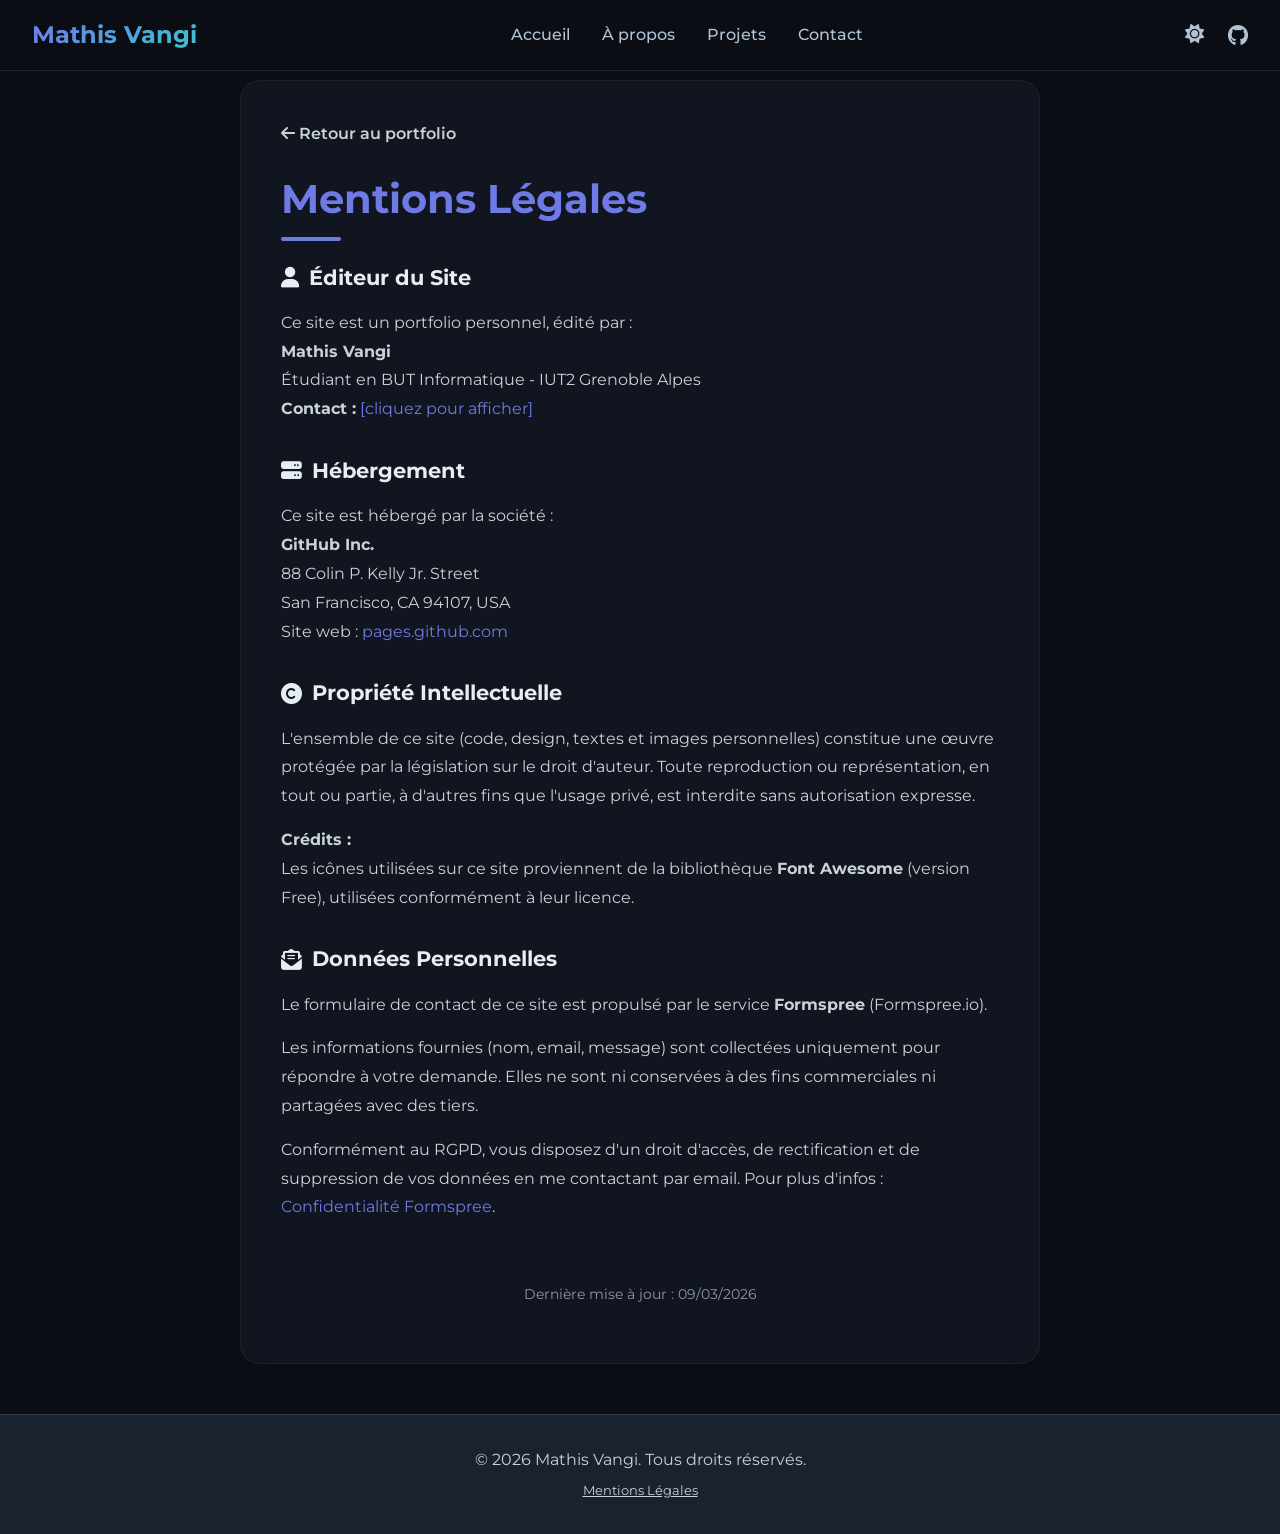
<file: mention-legal.html>
<!DOCTYPE html>
<html lang="fr">

<head>
    <meta charset="UTF-8" />
    <meta name="viewport" content="width=device-width, initial-scale=1.0" />
    <script>
        // Anti-FOUC : applique le thème mémorisé avant le rendu (évite le flash sombre→clair)
        try { document.documentElement.setAttribute("data-theme", localStorage.getItem("theme") || "dark"); } catch (e) {}
    </script>
    <title>Mentions Légales - Mathis Vangi</title>
    <meta name="theme-color" content="#0b0e14" />
    <link rel="canonical" href="https://spirit38.github.io/Portfolio/mention-legal.html" />
    <link rel="preconnect" href="https://fonts.googleapis.com" />
    <link rel="preconnect" href="https://fonts.gstatic.com" crossorigin />
    <link rel="preconnect" href="https://cdnjs.cloudflare.com" crossorigin />
    <!-- FIX : paramètre font-display invalide retiré -->
    <link href="https://fonts.googleapis.com/css2?family=Montserrat:wght@300;400;500;600;700;800&family=JetBrains+Mono:wght@400;500;700&display=swap"
        rel="stylesheet" />
    <!-- FIX : SRI (integrity) sur la ressource CDN -->
    <link rel="stylesheet" href="https://cdnjs.cloudflare.com/ajax/libs/font-awesome/6.4.0/css/all.min.css"
        integrity="sha512-iecdLmaskl7CVkqkXNQ/ZH/XLlvWZOJyj7Yy7tcenmpD1ypASozpmT/E0iPtmFIB46ZmdtAc9eNBvH0H/ZpiBw=="
        crossorigin="anonymous" referrerpolicy="no-referrer" />
    <link rel="stylesheet" href="css/style.css" />
    <link rel="icon" type="image/png" href="assets/ms-icon-310x310.png">
</head>

<body class="mentions-body">
    <a href="#contenu" class="skip-link">Aller au contenu</a>

    <nav class="navbar" id="navbar" role="navigation" aria-label="Navigation principale">
        <div class="logo">Mathis<span> Vangi</span></div>
        <ul class="nav-links" id="nav-links">
            <li><a href="index.html#home" class="nav-link">Accueil</a></li>
            <li><a href="index.html#about" class="nav-link">À propos</a></li>
            <li><a href="index.html#projects" class="nav-link">Projets</a></li>
            <li><a href="index.html#contact" class="nav-link">Contact</a></li>
        </ul>
        <div style="display:flex;align-items:center;gap:1rem;">
            <button class="theme-toggle" id="theme-toggle" aria-label="Basculer vers le mode clair">
                <i class="fas fa-sun" aria-hidden="true"></i>
            </button>
            <a href="https://github.com/Spirit38" target="_blank" rel="noopener noreferrer" class="github-icon"
                aria-label="Profil GitHub de Mathis Vangi">
                <i class="fab fa-github" aria-hidden="true"></i>
            </a>
            <button class="mobile-menu" id="mobile-menu" aria-label="Ouvrir le menu" aria-expanded="false"
                aria-controls="nav-links">
                <span></span><span></span><span></span>
            </button>
        </div>
    </nav>

    <main id="contenu" tabindex="-1" style="padding-top: 5rem;">
        <div class="mentions-container">
            <a href="index.html" class="back-to-portfolio">
                <i class="fas fa-arrow-left" aria-hidden="true"></i> Retour au portfolio
            </a>

            <h1>Mentions Légales</h1>

            <h2><i class="fas fa-user" aria-hidden="true"></i> Éditeur du Site</h2>
            <p>
                Ce site est un portfolio personnel, édité par :<br>
                <strong>Mathis Vangi</strong><br>
                Étudiant en BUT Informatique - IUT2 Grenoble Alpes<br>
                <strong>Contact :</strong>
                <!-- FIX : email obfusqué -->
                <a href="#" class="obfuscated-email" data-user="mathis.vangi" data-domain="gmail.com">[cliquez pour
                    afficher]</a>
            </p>

            <h2><i class="fas fa-server" aria-hidden="true"></i> Hébergement</h2>
            <p>
                Ce site est hébergé par la société :<br>
                <strong>GitHub Inc.</strong><br>
                88 Colin P. Kelly Jr. Street<br>
                San Francisco, CA 94107, USA<br>
                Site web : <a href="https://pages.github.com" target="_blank"
                    rel="noopener noreferrer">pages.github.com</a>
            </p>

            <h2><i class="fas fa-copyright" aria-hidden="true"></i> Propriété Intellectuelle</h2>
            <p>
                L'ensemble de ce site (code, design, textes et images personnelles) constitue une œuvre protégée par la
                législation sur le droit d'auteur. Toute reproduction ou représentation, en tout ou partie, à d'autres
                fins que l'usage privé, est interdite sans autorisation expresse.
            </p>
            <p>
                <strong>Crédits :</strong><br>
                Les icônes utilisées sur ce site proviennent de la bibliothèque <strong>Font Awesome</strong> (version
                Free), utilisées conformément à leur licence.
            </p>

            <h2><i class="fas fa-envelope-open-text" aria-hidden="true"></i> Données Personnelles</h2>
            <p>
                Le formulaire de contact de ce site est propulsé par le service <strong>Formspree</strong>
                (Formspree.io).
            </p>
            <p>
                Les informations fournies (nom, email, message) sont collectées uniquement pour répondre à votre
                demande. Elles ne sont ni conservées à des fins commerciales ni partagées avec des tiers.
            </p>
            <p>
                Conformément au RGPD, vous disposez d'un droit d'accès, de rectification et de suppression de vos
                données en me contactant par email. Pour plus d'infos : <a
                    href="https://formspree.io/legal/privacy-policy" target="_blank"
                    rel="noopener noreferrer">Confidentialité Formspree</a>.
            </p>

            <p style="text-align: center; margin-top: 60px; font-size: 0.9rem; color: var(--text-muted);">
                Dernière mise à jour : 09/03/2026
            </p>
        </div>
    </main>

    <footer class="footer">
        <p>&copy; 2026 Mathis Vangi. Tous droits réservés.</p>
        <p><a href="mention-legal.html" class="footer-link">Mentions Légales</a></p>
    </footer>

    <script src="script.js"></script>
</body>

</html>
</file>
<file: css/style.css>
:root {
  --primary-color: #6e7be6;
  --secondary-color: #39c5cf;
  --accent-color: #e3b341;
  --bg-dark: #0b0e14;
  --bg-card: #11151f;
  --bg-secondary: #1a2230;
  --text-primary: #e6edf3;
  --text-mobile: #ffffff;
  --text-nav2: #ffffff;
  --text-secondary: #c9d1d9;
  --text-nav: #b3c3d6;
  --text-muted: #8b98a8;
  --gradient: linear-gradient(
    135deg,
    var(--primary-color),
    var(--secondary-color)
  );
  /* Gradient du logo : la navbar reste sombre dans les 2 thèmes, donc accents
     clairs FIXES (ne pas réutiliser --primary/--secondary qui s'assombrissent en clair). */
  --gradient-nav: linear-gradient(135deg, #6e7be6, #39c5cf);
  --shadow: 0 10px 30px rgba(0, 0, 0, 0.45);
  --border-radius: 16px;
  --transition: all 0.3s cubic-bezier(0.4, 0, 0.2, 1);
  /* Police signature monospace (surfaces techniques) + repli système robuste */
  --font-mono: "JetBrains Mono", ui-monospace, "SF Mono", "Cascadia Code", Consolas, "Liberation Mono", monospace;

  /* Palette ANSI sémantique (usage hors terminal, adaptée par thème) */
  --ansi-green: #3fb950;
  --ansi-cyan: #39c5cf;
  --ansi-amber: #e3b341;
  --ansi-red: #f85149;
  --ansi-indigo: #6e7be6;

  /* Terminal « mathish » : TOUJOURS sombre (console authentique) dans les 2 thèmes */
  --term-bg: #0b0e14;
  --term-surface: #11151f;
  --term-border: #2a3343;
  --term-text: #c9d1d9;
  --term-dim: #8b98a8;
  --term-green: #3fb950;
  --term-cyan: #56d4dd;
  --term-amber: #e3b341;
  --term-red: #f85149;
  --term-indigo: #8b96ee;
}

[data-theme="light"] {
  --bg-dark: #ffffff;
  --bg-card: #f8fafc;
  --bg-secondary: #e2e8f0;
  --text-primary: #1a202c;
  /* NB : la navbar et le menu mobile restent sur fond SOMBRE dans les deux thèmes
     (fond .navbar codé en dur). Ces variables doivent donc rester blanches pour
     que le texte reste lisible sur la navbar. Ne pas les passer en sombre. */
  --text-mobile: #ffffff;
  --text-secondary: #4a5568;
  --text-nav2: #ffffff;
  --text-nav: #ffffff;
  --text-muted: #718096;
  --shadow: 0 10px 30px rgba(0, 0, 0, 0.1);
  /* Accents assombris pour rester AA sur fond clair */
  --primary-color: #4338ca;
  --secondary-color: #0e7490;
  --accent-color: #9a6700;
  --ansi-green: #1a7f37;
  --ansi-cyan: #0e7490;
  --ansi-amber: #9a6700;
  --ansi-red: #c0392b;
  --ansi-indigo: #4338ca;
}

.filter-btn {
    padding: 8px 16px;
    margin: 0 5px;
    border: 2px solid var(--bg-card);
    background: transparent;
    color: var(--text-primary);
    cursor: pointer;
    border-radius: 20px;
    font-weight: 600;
    transition: all 0.3s;
}

.filter-btn:hover {
    background: rgba(79, 70, 229, 0.1);
    color: var(--primary-color);
    transform: translateY(-2px);
}

.filter-btn.active {
  background: var(--primary-color);
  border-color: transparent;
  color: #ffffff;
  box-shadow: 0 4px 15px rgba(79, 70, 229, 0.4);
}

* {
  margin: 0;
  padding: 0;
  box-sizing: border-box;
}

/* FIX a11y : indicateur de focus clavier réellement visible (WCAG 2.4.7 / 2.4.11).
   Remplace le `outline:none` du formulaire. Le focus souris sur éléments non
   textuels reste discret grâce à :focus-visible. */
:focus-visible {
  outline: 2px solid var(--primary-color);
  outline-offset: 2px;
}

/* Conteneurs cibles d'ancre / skip-link (tabindex=-1) : pas d'outline disgracieux
   quand on leur donne le focus par programmation. */
[tabindex="-1"]:focus {
  outline: none;
}

/* Sur fond indigo, un outline indigo serait peu visible → outline clair. */
.skip-link:focus-visible,
.filter-btn.active:focus-visible {
  outline-color: #ffffff;
}

/* FIX a11y : contenu réservé aux lecteurs d'écran */
.sr-only {
  position: absolute;
  width: 1px;
  height: 1px;
  padding: 0;
  margin: -1px;
  overflow: hidden;
  clip: rect(0, 0, 0, 0);
  white-space: nowrap;
  border: 0;
}

/* FIX a11y : lien d'évitement (skip link), visible uniquement au focus clavier */
.skip-link {
  position: absolute;
  left: 1rem;
  top: -4rem;
  z-index: 10000;
  background: var(--primary-color);
  color: #ffffff;
  padding: 0.7rem 1.2rem;
  border-radius: 0 0 8px 8px;
  font-weight: 600;
  text-decoration: none;
  transition: top 0.2s ease;
}

.skip-link:focus {
  top: 0;
}

body {
  font-family: "Montserrat", sans-serif;
  background: var(--bg-dark);
  color: var(--text-secondary);
  line-height: 1.6;
  overflow-x: hidden;
}

/* Police monospace pour le code en ligne (ex : tcpdump, nft monitor…) */
code {
  font-family: var(--font-mono);
  font-size: 0.9em;
}

/* Smooth scroll */
html {
  scroll-behavior: smooth;
  /* FIX a11y : décale les cibles d'ancre sous la navbar fixe (skip-link inclus) */
  scroll-padding-top: 5rem;
}

/* Navigation */
.navbar {
  position: fixed;
  top: 0;
  left: 0;
  right: 0;
  z-index: 1000;
  display: flex;
  justify-content: space-between;
  align-items: center;
  padding: 1rem 2rem;
  background: rgba(11, 14, 20, 0.95);
  backdrop-filter: blur(10px);
  border-bottom: 1px solid rgba(255, 255, 255, 0.1);
  transition: var(--transition);
}

.navbar.scrolled {
  background: rgba(11, 14, 20, 0.98);
  box-shadow: var(--shadow);
}

.logo {
  font-size: 1.5rem;
  font-weight: 700;
  color: var(--text-nav);
  background: var(--gradient-nav);
  -webkit-background-clip: text;
  -webkit-text-fill-color: transparent;
  background-clip: text;
}

.nav-links {
  display: flex;
  list-style: none;
  gap: 2rem;
  align-items: center;
}

.nav-links a {
  color: var(--text-nav);
  text-decoration: none;
  font-weight: 500;
  position: relative;
  transition: var(--transition);
}

.nav-links a:hover,
.nav-links a.active {
  color: var(--text-nav2);
}

.nav-links a::after {
  content: "";
  position: absolute;
  bottom: -5px;
  left: 0;
  width: 0;
  height: 2px;
  background: var(--gradient);
  transition: var(--transition);
}

.nav-links a:hover::after,
.nav-links a.active::after {
  width: 100%;
}

.theme-toggle {
  background: none;
  border: none;
  /* navbar toujours sombre → icône claire FIXE dans les 2 thèmes */
  color: var(--text-nav);
  font-size: 1.2rem;
  cursor: pointer;
  padding: 0.5rem;
  border-radius: 50%;
  transition: var(--transition);
}

.theme-toggle:hover {
  color: var(--text-nav2);
  background: rgba(255, 255, 255, 0.1);
}

.github-icon {
  font-size: 1.3rem;
  color: var(--text-nav);
  transition: var(--transition);
}

.github-icon:hover {
  color: var(--text-nav2);
  transform: scale(1.1);
}

/* Hero Section */
.hero {
  min-height: 100vh;
  display: flex;
  align-items: center;
  justify-content: space-between;
  padding: 0 2rem;
  position: relative;
  overflow: hidden;
}

.hero::before {
  content: "";
  position: absolute;
  top: 0;
  left: 0;
  right: 0;
  bottom: 0;
  background: radial-gradient(
      circle at 20% 80%,
      rgba(79, 70, 229, 0.1) 0%,
      transparent 50%
    ),
    radial-gradient(
      circle at 80% 20%,
      rgba(6, 182, 212, 0.1) 0%,
      transparent 50%
    );
  z-index: -1;
}

.hero-content {
  max-width: 50%;
  z-index: 2;
}

.hero-subtitle {
  color: var(--primary-color);
  font-weight: 600;
  font-size: 1.1rem;
  margin-bottom: 1rem;
  text-transform: uppercase;
  letter-spacing: 2px;
}

.hero-title {
  font-size: clamp(2.5rem, 5vw, 4rem);
  font-weight: 800;
  color: var(--text-primary);
  margin-bottom: 1.5rem;
  line-height: 1.1;
}

.hero-description {
  font-size: 1.2rem;
  margin-bottom: 2rem;
  color: var(--text-secondary);
  max-width: 600px;
}

.hero-buttons {
  display: flex;
  gap: 1rem;
  flex-wrap: wrap;
}

.btn {
  padding: 1rem 2rem;
  border: none;
  border-radius: var(--border-radius);
  font-weight: 600;
  text-decoration: none;
  cursor: pointer;
  transition: var(--transition);
  position: relative;
  overflow: hidden;
}

.btn-primary {
  background: var(--gradient);
  color: white;
}

.btn-secondary {
  background: transparent;
  color: var(--text-primary);
  border: 2px solid var(--primary-color);
}

.btn:hover {
  transform: translateY(-2px);
  box-shadow: var(--shadow);
}

.hero-image {
  position: relative;
  z-index: 2;
  text-align: center;
}

/* Conteneur du portrait : porte le halo/anneau, sinon il englobait aussi les CTA
   (la .hero-image contient désormais les boutons → halo devenait une grande ellipse). */
.hero-portrait {
  position: relative;
  display: inline-block;
  line-height: 0;
}

.hero-image img {
  width: 350px;
  height: 350px;
  object-fit: cover;
  border-radius: 50%;
  border: 4px solid var(--primary-color);
  box-shadow: var(--shadow);
  position: relative;
}

.hero-portrait::before {
  content: "";
  position: absolute;
  top: -10px;
  left: -10px;
  right: -10px;
  bottom: -10px;
  background: var(--gradient);
  border-radius: 50%;
  z-index: -1;
  animation: pulse 2s infinite;
}

@keyframes pulse {
  0%,
  100% {
    transform: scale(1);
    opacity: 0.3;
  }
  50% {
    transform: scale(1.05);
    opacity: 0.1;
  }
}

/* Section Styles */
.section {
  padding: 5rem 2rem;
  max-width: 1200px;
  margin: 0 auto;
}

.section-title {
  font-size: 2.5rem;
  font-weight: 700;
  text-align: center;
  margin-bottom: 1rem;
  color: var(--text-primary);
  position: relative;
}

.section-title::after {
  content: "";
  position: absolute;
  bottom: -10px;
  left: 50%;
  transform: translateX(-50%);
  width: 60px;
  height: 4px;
  background: var(--gradient);
  border-radius: 2px;
}

.section-subtitle {
  text-align: center;
  font-size: 1.1rem;
  color: var(--text-muted);
  margin-bottom: 3rem;
  max-width: 600px;
  margin-left: auto;
  margin-right: auto;
}

/* About Section */
.about-content {
  display: grid;
  grid-template-columns: 1fr 1fr;
  gap: 4rem;
  align-items: center;
}

.about-text p {
  margin-bottom: 1.5rem;
  font-size: 1.1rem;
}

.about-stats {
  display: grid;
  grid-template-columns: repeat(2, 1fr);
  gap: 1.5rem;
  margin-top: 2rem;
}

.stat-item {
  text-align: center;
  padding: 1.5rem 1rem;
  background: var(--bg-card);
  border-radius: var(--border-radius);
  border: 1px solid rgba(255, 255, 255, 0.08);
  transition: border-color 0.3s ease, transform 0.3s ease, box-shadow 0.3s ease;
  display: flex;
  flex-direction: column;
  align-items: center;
  gap: 0.3rem;
}

.stat-item:hover {
  transform: translateY(-4px);
  border-color: rgba(110, 123, 230, 0.35);
  box-shadow: 0 8px 24px rgba(110, 123, 230, 0.1);
}

/* Variante médaille argent */
.stat-item--silver {
  border-color: rgba(192, 192, 192, 0.3);
}
.stat-item--silver:hover {
  border-color: rgba(192, 192, 192, 0.6);
  box-shadow: 0 8px 24px rgba(192, 192, 192, 0.12);
}
.stat-item--silver .stat-icon { color: #c0c0c0; }

.stat-icon {
  font-size: 1.6rem;
  color: var(--primary-color);
  margin-bottom: 0.15rem;
  line-height: 1;
}

.stat-label {
  font-size: 0.95rem;
  font-weight: 600;
  color: var(--text-primary);
  line-height: 1.3;
}

.stat-sub {
  font-size: 0.72rem;
  color: var(--text-muted);
  font-family: var(--font-mono);
  line-height: 1.4;
}


/* --- TIMELINE --- */

.timeline {
  position: relative;
  max-width: 800px;
  margin: 0 auto;
  padding: 20px 0;
}

.timeline::before {
  content: "";
  position: absolute;
  left: 20px;
  top: 0;
  bottom: 0;
  width: 3px;
  background: rgba(79, 70, 229, 0.2); 
  border-radius: 2px;
  transform: none;
}

.timeline-item {
  position: relative;
  margin-bottom: 50px;
  padding-left: 60px; 
  display: block;
}

.timeline-item:nth-child(odd) {
  flex-direction: column;
}

.timeline-dot {
  position: absolute;
  left: 0;
  top: 0;
  width: 45px;
  height: 45px;
  background: var(--bg-card); 
  border: 3px solid var(--primary-color);
  border-radius: 50%;
  display: flex;
  align-items: center;
  justify-content: center;
  color: var(--primary-color);
  box-shadow: 0 0 0 5px var(--bg-dark); 
  z-index: 2;
  transition: all 0.3s ease;
  transform: none;
}

.timeline-item:hover .timeline-dot {
  background: var(--primary-color);
  color: #ffffff;
  transform: scale(1.1);
  box-shadow: 0 0 0 5px var(--bg-dark), 0 0 15px var(--primary-color);
}

.timeline-content {
  background: var(--bg-card);
  padding: 25px;
  border-radius: 16px;
  box-shadow: var(--shadow);
  width: 100%;
  position: relative;
  border: 1px solid rgba(255, 255, 255, 0.05);
  transition: all 0.3s cubic-bezier(0.4, 0, 0.2, 1);
}

.timeline-content::before {
  content: '';
  position: absolute;
  left: -10px;
  top: 15px;
  width: 20px;
  height: 20px;
  background: var(--bg-card);
  transform: rotate(45deg);
  border-left: 1px solid rgba(255, 255, 255, 0.05);
  border-bottom: 1px solid rgba(255, 255, 255, 0.05);
}

.timeline-item:hover .timeline-content {
  transform: translateY(-5px);
  border-color: var(--primary-color);
  box-shadow: 0 10px 40px rgba(79, 70, 229, 0.15);
}

/* --- TYPOGRAPHIE --- */
.timeline-date {
  display: inline-block;
  color: var(--primary-color);
  font-family: var(--font-mono);
  font-weight: 700;
  font-size: 0.85rem;
  margin-bottom: 10px;
  background: rgba(79, 70, 229, 0.1);
  padding: 4px 12px;
  border-radius: 20px;
  text-transform: none;
  letter-spacing: normal;
  /* la date reste sur une ligne : la mono est plus large → évite le retour à la
     ligne à l'intérieur de la pilule sur mobile */
  white-space: nowrap;
}

/* Date de la « distinction argent » : même chip lisible que le tag silver
   (remplace l'ancien color:#C0C0C0 inline, illisible sur fond clair). */
.timeline-date.silver {
  background: #1f2433;
  color: #e8e8ee;
  border: 1px solid #c0c0c0;
}

.timeline-title {
  margin: 0;
  color: var(--text-primary);
  font-size: 1.4rem;
  font-weight: 700;
}

.timeline-subtitle {
  margin: 5px 0 10px 0;
  color: var(--secondary-color);
  font-weight: 500;
  font-size: 1rem;
}

.timeline-speciality {
  color: var(--text-secondary);
  font-style: italic;
  font-size: 0.95rem;
  margin-bottom: 12px;
}

.timeline-desc {
  color: var(--text-muted);
  line-height: 1.6;
  margin-bottom: 15px;
}

/* Lien « Voir le projet » d'une étape de parcours (discret, pas un gros bouton) */
.timeline-link {
  display: inline-flex;
  align-items: center;
  gap: 0.45rem;
  font-weight: 600;
  font-size: 0.85rem;
  color: var(--primary-color);
  text-decoration: none;
  transition: gap 0.2s ease, opacity 0.2s ease;
}

.timeline-link:hover {
  gap: 0.7rem;
  opacity: 0.85;
}

.timeline-link i {
  font-size: 0.75rem;
}

/* --- TAGS --- */
.timeline-tags {
  display: flex;
  flex-wrap: wrap;
  gap: 8px;
  margin-top: 15px;
  padding-top: 15px;
  border-top: 1px solid rgba(255, 255, 255, 0.05);
}

/* FIX : style des tags scopé à la timeline pour éviter le conflit avec
   .project-content .tech-tag (même spécificité = la 2e définition l'emportait). */
.timeline-tags .tech-tag {
  font-size: 0.75rem;
  padding: 4px 10px;
  background: var(--bg-secondary);
  /* FIX contraste thème clair : --text-nav vaut #fff (pensé pour la navbar sombre)
     et devenait illisible sur ce fond gris clair. On utilise --text-secondary,
     foncé en thème clair et clair en thème sombre → lisible dans les deux. */
  color: var(--text-secondary);
  border-radius: 6px;
  font-weight: 500;
  transition: 0.2s;
}

/* Tag « distinction argent » : chip sombre pour rester lisible dans les 2 thèmes
   (remplace l'ancien color:#C0C0C0 inline, illisible sur fond clair). */
.timeline-tags .tech-tag.silver {
  background: #1f2433;
  color: #e8e8ee;
  border: 1px solid #c0c0c0;
}

.timeline-item:hover .tech-tag {
  background: rgba(79, 70, 229, 0.1);
  color: var(--primary-color);
}

/* Le chip de distinction garde son rendu argent même au survol (sinon le hover
   l'emporte par ordre source → texte indigo illisible sur fond sombre, et perte
   de l'identité « médaille »). Spécificité 0,4,0 > 0,3,0. */
.timeline-item:hover .tech-tag.silver {
  background: #1f2433;
  color: #e8e8ee;
}

/* Skills Section */
.skills-container {
  display: grid;
  grid-template-columns: repeat(auto-fit, minmax(300px, 1fr));
  gap: 2rem;
}

.skill-category {
  background: var(--bg-card);
  padding: 2rem;
  border-radius: var(--border-radius);
  border: 1px solid rgba(255, 255, 255, 0.1);
  transition: border-color 0.3s ease, box-shadow 0.3s ease;
}

.skill-category:hover {
  border-color: rgba(110, 123, 230, 0.35);
  box-shadow: 0 6px 24px rgba(110, 123, 230, 0.08);
}

.skill-category h3 {
  color: var(--text-primary);
  margin-bottom: 1.5rem;
  display: flex;
  align-items: center;
  gap: 0.5rem;
}

/* --- Légende des niveaux --- */
.skills-legend {
  display: flex;
  flex-wrap: wrap;
  justify-content: center;
  gap: 1.5rem;
  margin-bottom: 2rem;
  font-size: 0.85rem;
  color: var(--text-muted);
}

.legend-item {
  display: flex;
  align-items: center;
  gap: 0.4rem;
  font-weight: 500;
}

.legend-dot {
  display: inline-block;
  width: 9px;
  height: 9px;
  border-radius: 50%;
  flex-shrink: 0;
}

.legend-dot--advanced    { background: var(--ansi-green); }
.legend-dot--intermediate { background: var(--ansi-cyan); }
.legend-dot--notions     { background: var(--ansi-amber); }

/* --- Liste & badges de compétences --- */
.skill-list {
  list-style: none;
  padding: 0;
  display: flex;
  flex-wrap: wrap;
  gap: 0.6rem;
}

.skill-badge {
  display: inline-flex;
  align-items: center;
  gap: 0.45rem;
  padding: 0.4rem 0.9rem;
  border-radius: 999px;
  font-size: 0.82rem;
  font-weight: 600;
  border: 1px solid transparent;
  transition: transform 0.2s ease, box-shadow 0.2s ease;
  cursor: default;
}

.skill-badge:hover {
  transform: translateY(-2px);
  box-shadow: 0 4px 12px rgba(0, 0, 0, 0.2);
}

.skill-dot {
  display: inline-block;
  width: 7px;
  height: 7px;
  border-radius: 50%;
  flex-shrink: 0;
}

/* Avancé — vert */
.skill-badge--advanced {
  background: rgba(63, 185, 80, 0.12);
  color: var(--ansi-green);
  border-color: rgba(63, 185, 80, 0.25);
}
.skill-badge--advanced .skill-dot { background: var(--ansi-green); }

/* Intermédiaire — cyan */
.skill-badge--intermediate {
  background: rgba(57, 197, 207, 0.1);
  color: var(--ansi-cyan);
  border-color: rgba(57, 197, 207, 0.2);
}
.skill-badge--intermediate .skill-dot { background: var(--ansi-cyan); }

/* Notions — ambre */
.skill-badge--notions {
  background: rgba(227, 179, 65, 0.1);
  color: var(--ansi-amber);
  border-color: rgba(227, 179, 65, 0.2);
}
.skill-badge--notions .skill-dot { background: var(--ansi-amber); }

/* Thème clair : accents assombris déjà en --ansi-* → héritage automatique */


/* Projects Section */
.projects-grid {
  display: grid;
  grid-template-columns: repeat(auto-fit, minmax(350px, 1fr));
  gap: 2rem;
}

.project-card.hidden {
    display: none;
}

.project-card {
  background: var(--bg-card);
  border-radius: var(--border-radius);
  overflow: hidden;
  transition: var(--transition);
  border: 1px solid rgba(255, 255, 255, 0.1);
  position: relative;
}

.project-card:hover {
  transform: translateY(-5px);
  box-shadow: var(--shadow);
}

.project-image {
  width: 100%;
  /* FIX : hauteur fixe pour rendre object-fit:cover effectif et uniformiser les cartes */
  height: 200px;
  object-fit: cover;
  transition: var(--transition);
}

.project-card:hover .project-image {
  transform: scale(1.05);
}

.project-content {
  padding: 2rem;
  max-width: 840px;
  margin: 0 auto;
}

/* Lien « démo en ligne » (section Tester l'application) : lien inline mis en valeur
   — police mono + accent cyan (cohérent avec le thème terminal), soulignement animé
   au survol. Le focus clavier reste assuré par la règle :focus-visible globale. */
.demo-link {
  color: var(--secondary-color);
  font-family: var(--font-mono);
  font-weight: 600;
  text-decoration: none;
  border-bottom: 2px solid transparent;
  transition: var(--transition);
  word-break: break-word;
}

.demo-link:hover,
.demo-link:focus-visible {
  color: var(--primary-color);
  border-bottom-color: currentColor;
}

.button-group .btn {
  padding: 0.7rem 1.1rem; 
}

.project-gallery { 
  max-width: 1000px; 
  margin: 0 auto 2.5rem; 
}

.mb-medium { 
  margin-bottom: 1.5rem; 
}

.swiper { 
  width: 100%;
  height: 460px;
}

.swiper-slide img { 
  width: 100%; 
  height: 100%; 
  object-fit: contain; 
  border-radius: 12px; 
}
    

.project-title {
  font-size: 1.3rem;
  font-weight: 600;
  color: var(--text-primary);
  margin-bottom: 1rem;
}

.project-description {
  color: var(--text-secondary);
  margin-bottom: 1.5rem;
  line-height: 1.6;
}

.project-tech {
  display: flex;
  flex-wrap: wrap;
  gap: 0.5rem;
  margin-bottom: 1.5rem;
}

.tech-tag {
  background: rgba(110, 123, 230, 0.12);
  color: var(--primary-color);
  font-family: var(--font-mono);
  padding: 0.35rem 0.85rem;
  border-radius: 20px;
  font-size: 0.8rem;
  font-weight: 500;
  border: 1px solid rgba(110, 123, 230, 0.25);
  display: inline-flex;
  align-items: center;
  line-height: 1.3;
  transition: var(--transition);
}

.tech-tag:hover {
  background: rgba(110, 123, 230, 0.22);
  border-color: var(--primary-color);
  transform: translateY(-1px);
}

[data-theme="light"] .tech-tag {
  background: rgba(67, 56, 202, 0.08);
  color: var(--primary-color);
  border-color: rgba(67, 56, 202, 0.2);
}

[data-theme="light"] .tech-tag:hover {
  background: rgba(67, 56, 202, 0.15);
  border-color: var(--primary-color);
}

.project-links {
  display: flex;
  gap: 1.25rem;
  flex-wrap: wrap;
  align-items: center;
}

.project-link {
  color: var(--text-secondary);
  text-decoration: none;
  font-weight: 500;
  transition: var(--transition);
  display: flex;
  align-items: center;
  gap: 0.5rem;
}

.project-link:hover {
  color: var(--primary-color);
}

.project-link--live {
  color: var(--secondary-color);
  font-weight: 600;
}

.project-link--live:hover {
  color: var(--ansi-green);
  transform: translateX(2px);
}

/* Contact Section */
.contact-container {
  display: grid;
  grid-template-columns: 1fr 1fr;
  gap: 4rem;
  align-items: start;
}

.contact-info {
  background: var(--bg-card);
  padding: 2rem;
  border-radius: var(--border-radius);
  border: 1px solid rgba(255, 255, 255, 0.1);
}

.contact-item {
  display: flex;
  align-items: center;
  gap: 1rem;
  margin-bottom: 1.5rem;
  color: var(--text-secondary);
}

.contact-item i {
  color: var(--primary-color);
  font-size: 1.2rem;
  width: 20px;
}

.contact-form {
  background: var(--bg-card);
  padding: 2rem;
  border-radius: var(--border-radius);
  border: 1px solid rgba(255, 255, 255, 0.1);
}

.form-group {
  margin-bottom: 1.5rem;
}

.form-group label {
  display: block;
  margin-bottom: 0.5rem;
  color: var(--text-secondary);
  font-weight: 500;
}

.form-group input,
.form-group textarea {
  width: 100%;
  padding: 1rem;
  border: 1px solid rgba(255, 255, 255, 0.2);
  border-radius: var(--border-radius);
  background: var(--bg-secondary);
  color: var(--text-primary);
  font-family: inherit;
  transition: var(--transition);
}

.form-group input:focus,
.form-group textarea:focus {
  /* FIX a11y : plus de `outline:none`. Le ring interne reste comme renfort visuel,
     l'outline visible étant assuré par la règle globale :focus-visible. */
  border-color: var(--primary-color);
  box-shadow: 0 0 0 3px rgba(79, 70, 229, 0.2);
}

.social-links {
  display: flex;
  justify-content: center;
  gap: 1rem;
  margin-top: 2rem;
}

.social-link {
  display: flex;
  align-items: center;
  justify-content: center;
  width: 50px;
  height: 50px;
  background: var(--bg-card);
  color: var(--text-secondary);
  border-radius: 50%;
  text-decoration: none;
  transition: var(--transition);
  border: 1px solid rgba(255, 255, 255, 0.1);
}

button.social-link {
  border: 1px solid rgba(255, 255, 255, 0.1);
  cursor: pointer;
  font: inherit;
  padding: 0;
}

[data-theme="light"] button.social-link {
  border: 1px solid rgba(0, 0, 0, 0.1);
}

.social-link:hover {
  background: var(--primary-color);
  color: white;
  transform: translateY(-2px);
}

/* Bouton Copier Email & Wrapper Contact */
.contact-email-wrapper {
  display: inline-flex;
  align-items: center;
  gap: 0.6rem;
  flex-wrap: wrap;
  margin-top: 0.25rem;
}

.btn-copy-email {
  background: var(--bg-secondary);
  color: var(--primary-color);
  font-family: var(--font-mono);
  font-size: 0.75rem;
  padding: 0.25rem 0.65rem;
  border-radius: 6px;
  border: 1px solid rgba(110, 123, 230, 0.3);
  cursor: pointer;
  display: inline-flex;
  align-items: center;
  gap: 0.35rem;
  transition: var(--transition);
}

.btn-copy-email:hover {
  background: var(--primary-color);
  color: #ffffff;
  border-color: var(--primary-color);
  transform: translateY(-1px);
}

[data-theme="light"] .btn-copy-email {
  background: #f1f5f9;
  border-color: rgba(67, 56, 202, 0.3);
  color: var(--primary-color);
}

[data-theme="light"] .btn-copy-email:hover {
  background: var(--primary-color);
  color: #ffffff;
}

/* Footer */
.footer {
  background: var(--bg-secondary);
  padding: 2rem;
  text-align: center;
  border-top: 1px solid rgba(255, 255, 255, 0.1);
}

.footer-link {
  color: var(--text-secondary);
  font-size: 0.8rem;
  text-decoration: underline;
  transition: color 0.3s ease;
  display: inline-block;
  margin-top: 0.5rem;
}

.footer-link:hover {
  color: var(--primary-color); /* Le lien change de couleur au survol */
}

/* Mobile Menu */
.mobile-menu {
  display: none;
  flex-direction: column;
  cursor: pointer;
  padding: 0.5rem;
  /* FIX : retirer le fond/bordure par défaut du <button> (sinon boîte blanche
     sur la navbar sombre, barres blanches invisibles) */
  background: none;
  border: none;
}

.mobile-menu span {
  width: 25px;
  height: 3px;
  background: var(--text-mobile);
  margin: 3px 0;
  transition: var(--transition);
}

/* FIX : transformation du burger en croix lorsque le menu est ouvert */
.mobile-menu.active span:nth-child(1) {
  transform: translateY(9px) rotate(45deg);
}

.mobile-menu.active span:nth-child(2) {
  opacity: 0;
}

.mobile-menu.active span:nth-child(3) {
  transform: translateY(-9px) rotate(-45deg);
}

/* Responsive Design */
@media (max-width: 768px) {
  .navbar {
    padding: 1rem;
  }

  .nav-links {
    position: absolute;
    top: 100%;
    left: 0;
    right: 0;
    background: rgba(11, 14, 20, 0.98);
    flex-direction: column;
    padding: 2rem;
    transform: translateY(-100%);
    opacity: 0;
    visibility: hidden;
    transition: var(--transition);
  }

  .nav-links.active {
    transform: translateY(0);
    opacity: 1;
    visibility: visible;
  }

  .mobile-menu {
    display: flex;
  }

  .hero {
    flex-direction: column;
    text-align: center;
    padding: 6rem 1rem 2rem;
  }

  .hero-content {
    max-width: 100%;
    margin-bottom: 3rem;
  }

  .hero-image img {
    width: 250px;
    height: 250px;
  }

  .about-content {
    grid-template-columns: 1fr;
    gap: 2rem;
  }

  .timeline::before {
    left: 20px;
  }

  .timeline-item {
    flex-direction: row !important;
    padding-left: 50px;
  }

  .timeline-content {
    width: 100%;
  }

  .timeline-dot {
    left: 20px;
  }

  .contact-container {
    grid-template-columns: 1fr;
    gap: 2rem;
  }

  .skills-container {
    grid-template-columns: 1fr;
  }

  .projects-grid {
    grid-template-columns: 1fr;
  }

  .section {
    padding: 3rem 1rem;
  }
  .swiper { 
    height: 300px; 
  }
}

/* Scroll to top button */
.scroll-top {
  position: fixed;
  bottom: 2rem;
  right: 2rem;
  background: var(--gradient);
  color: white;
  border: none;
  border-radius: 50%;
  width: 50px;
  height: 50px;
  cursor: pointer;
  opacity: 0;
  visibility: hidden;
  transition: var(--transition);
  z-index: 1000;
}

.scroll-top.visible {
  opacity: 1;
  visibility: visible;
}

.scroll-top:hover {
  transform: translateY(-2px);
}

/* Loading animation */
.loading {
  position: fixed;
  top: 0;
  left: 0;
  width: 100%;
  height: 100%;
  background: var(--bg-dark);
  display: flex;
  justify-content: center;
  align-items: center;
  z-index: 9999;
  opacity: 1;
  visibility: visible;
  transition: var(--transition);
}

.loading.hidden {
  opacity: 0;
  visibility: hidden;
}

.loader {
  width: 50px;
  height: 50px;
  border: 3px solid rgba(79, 70, 229, 0.3);
  border-top: 3px solid var(--primary-color);
  border-radius: 50%;
  animation: spin 1s linear infinite;
}

@keyframes spin {
  0% {
    transform: rotate(0deg);
  }
  100% {
    transform: rotate(360deg);
  }
}

/* =========================================
   Zoom Image
   ========================================= */
.lightbox {
  display: none;
  position: fixed;
  z-index: 10000;
  top: 0;
  left: 0;
  width: 100%;
  height: 100%;
  background-color: rgba(0, 0, 0, 0.9);
  justify-content: center;
  align-items: center;
  cursor: zoom-out;
  opacity: 0;
  transition: opacity 0.3s ease;
}

.lightbox.active {
  display: flex;
  opacity: 1;
}

.lightbox img {
  max-width: 90%;
  max-height: 90vh;
  border-radius: 8px;
  box-shadow: 0 0 50px rgba(0,0,0,0.5);
  border: 2px solid var(--primary-color);
  transform: scale(0.9);
  transition: transform 0.3s ease;
  cursor: default;
}

.lightbox.active img {
  transform: scale(1);
}

.swiper-slide img {
  cursor: zoom-in;
  transition: filter 0.3s;
}

.swiper-slide img:hover {
  filter: brightness(1.1);
}

/* --- BANDEAU MÉTRIQUES (résultats chiffrés d'un projet) --- */
.project-metrics {
  display: grid;
  grid-template-columns: repeat(auto-fit, minmax(140px, 1fr));
  gap: 1rem;
  max-width: 840px;
  margin: 0 auto 2.5rem;
}

.project-metrics .metric {
  text-align: center;
  padding: 1.3rem 0.8rem;
  background: var(--bg-card);
  border: 1px solid rgba(110, 123, 230, 0.25);
  border-radius: var(--border-radius);
}

.project-metrics .metric-num {
  display: block;
  font-family: "JetBrains Mono", monospace;
  font-size: 1.7rem;
  font-weight: 700;
  line-height: 1.1;
  color: var(--primary-color);
}

.project-metrics .metric-label {
  display: block;
  margin-top: 0.45rem;
  font-size: 0.82rem;
  color: var(--text-muted);
}

/* --- ENCART CONFIGURATION (extrait de code/conf d'un projet) --- */
.project-config {
  max-width: 840px;
  margin: 0 auto 1.5rem;
  background: var(--term-bg, #0b0e14);
  border: 1px solid rgba(86, 212, 221, 0.25);
  border-radius: var(--border-radius);
  overflow: hidden;
}

.project-config-head {
  display: flex;
  align-items: center;
  gap: 0.5rem;
  padding: 0.6rem 1rem;
  font-family: "JetBrains Mono", monospace;
  font-size: 0.82rem;
  color: var(--term-cyan);
  background: rgba(86, 212, 221, 0.07);
  border-bottom: 1px solid rgba(86, 212, 221, 0.18);
}

.project-config pre {
  margin: 0;
  padding: 1rem 1.2rem;
  overflow-x: auto;
  font-family: "JetBrains Mono", monospace;
  font-size: 0.82rem;
  line-height: 1.6;
  color: #c9d4e3;
}

.project-config .cfg-c {
  color: #6b7a8d;
}

.project-config .cfg-k {
  color: var(--term-green);
}

/* --- BADGE THÉMATIQUE (projet phare, ex. infra) --- */
/* Pastille discrète en coin de carte — n'évoque PAS un prix (≠ award-ribbon). */
.project-flag {
  position: absolute;
  top: 12px;
  left: 12px;
  z-index: 5;
  display: inline-flex;
  align-items: center;
  gap: 6px;
  padding: 5px 12px;
  border-radius: 999px;
  font-size: 0.72rem;
  font-weight: 700;
  letter-spacing: 0.5px;
  text-transform: uppercase;
  color: var(--text-nav);
  background: var(--gradient-nav);
  box-shadow: 0 2px 10px rgba(0, 0, 0, 0.35);
}

/* --- AWARD RIBBON --- */
/* FIX : doublons supprimés (.project-card déjà position:relative/overflow:hidden plus haut ;
   la 2e déclaration .award-ribbon.silver fusionnée ici). */

.award-ribbon.silver {
  background: linear-gradient(45deg, #9E9E9E 0%, #E0E0E0 40%, #ffffff 50%, #E0E0E0 60%, #9E9E9E 100%);
  background-size: 200% auto;
  animation: silver-shine 3s infinite linear;
  color: #333333;
  border: 1px solid rgba(255, 255, 255, 0.5);
  box-shadow: 0 2px 10px rgba(0,0,0,0.3);

  position: absolute;
  top: 32px;
  right: -60px;
  width: 220px;
  transform: rotate(45deg);
  z-index: 10;

  display: flex;
  justify-content: center;
  align-items: center;
  gap: 8px;
  padding: 8px 0;

  font-weight: 800;
  font-size: 0.8rem;
  text-transform: uppercase;
  letter-spacing: 1px;
}

.award-ribbon.silver i {
  margin-right: 0;
}

@keyframes silver-shine {
  0% { background-position: -100px; }
  20% { background-position: 200px; }
  100% { background-position: 200px; }
}

/* --- PAGE PROJET : BANDEAU PRIX --- */
.project-award {
    display: flex;
    justify-content: center;
    margin: 20px 0 40px 0;
}

.award-content {
    background: linear-gradient(135deg, #e0e0e0, #ffffff);
    border: 2px solid #C0C0C0; /* Argent */
    color: #333;
    padding: 15px 30px;
    border-radius: 50px;
    box-shadow: 0 5px 20px rgba(0,0,0,0.1);
    display: flex;
    align-items: center;
    gap: 15px;
    font-size: 1.1rem;
}

.award-content i {
    font-size: 1.5rem;
    color: #C0C0C0; /* Couleur Argent */
    text-shadow: 0 1px 2px rgba(0,0,0,0.3);
}

/* --- INDICATION ZOOM --- */
.gallery-hint {
    text-align: center;
    color: var(--text-secondary);
    font-size: 0.9rem;
    margin-top: 10px;
    font-style: italic;
    opacity: 0.8;
}

.gallery-hint i {
    margin-right: 5px;
}

/* --- Style pour la page Mentions Légales --- */
.mentions-body {
    background-color: var(--bg-dark);
    min-height: 100vh;
}

.mentions-container {
    max-width: 800px;
    margin: 0 auto 50px auto;
    background: var(--bg-card);
    padding: 40px;
    border-radius: 20px;
    box-shadow: 0 10px 30px rgba(0, 0, 0, 0.1);
    border: 1px solid rgba(255, 255, 255, 0.05);
}

.mentions-container h1 {
    color: var(--primary-color);
    font-size: 2.5rem;
    margin-bottom: 30px;
    position: relative;
}

.mentions-container h1::after {
    content: '';
    position: absolute;
    bottom: -10px;
    left: 0;
    width: 60px;
    height: 4px;
    background: var(--primary-color);
    border-radius: 2px;
}

.mentions-container h2 {
    color: var(--text-primary);
    margin-top: 30px;
    margin-bottom: 15px;
    font-size: 1.3rem;
    display: flex;
    align-items: center;
    gap: 10px;
}

.mentions-container p {
    color: var(--text-secondary);
    line-height: 1.8;
    margin-bottom: 15px;
}

.mentions-container a {
    color: var(--primary-color);
    text-decoration: none;
    transition: 0.3s;
}

.mentions-container a:hover {
    text-decoration: underline;
    opacity: 0.8;
}

.back-to-portfolio {
    display: inline-block;
    margin-bottom: 20px;
    font-weight: 600;
    color: var(--text-secondary) !important;
}

.back-to-portfolio:hover {
    color: var(--primary-color) !important;
    transform: translateX(-5px);
}

/* Responsive */
@media (max-width: 768px) {
    .mentions-container {
        margin: 20px;
        padding: 25px;
    }
    .mentions-container h1 {
        font-size: 1.8rem;
    }
}

/* =========================================
   Accessibilité — préférence "réduire les animations"
   FIX : neutralise animations, transitions et défilement animé.
   ========================================= */
@media (prefers-reduced-motion: reduce) {
  *,
  *::before,
  *::after {
    animation-duration: 0.001ms !important;
    animation-iteration-count: 1 !important;
    transition-duration: 0.001ms !important;
    scroll-behavior: auto !important;
  }
}

/* =========================================================================
   TERMINAL « mathish » — couche interactive du hero (toujours sombre)
   Préfixe .term-* pour ne jamais entrer en collision avec le reste du site.
   ========================================================================= */

/* Le hero accueille la fenêtre terminal (gauche) + le portrait (droite). */
.hero--terminal {
  align-items: center;
  gap: 2.5rem;
}

.term-window {
  flex: 1 1 560px;
  max-width: 640px;
  min-width: 0;
  background: var(--term-surface);
  border: 1px solid var(--term-border);
  border-radius: 12px;
  box-shadow: 0 18px 50px rgba(0, 0, 0, 0.5);
  overflow: hidden;
  font-family: var(--font-mono);
  color: var(--term-text);
  z-index: 2;
}

.term-bar {
  display: flex;
  align-items: center;
  gap: 0.75rem;
  padding: 0.6rem 0.9rem;
  background: #0e131c;
  border-bottom: 1px solid var(--term-border);
}

.term-dots {
  display: inline-flex;
  gap: 6px;
}

.term-dot {
  width: 12px;
  height: 12px;
  border-radius: 50%;
  display: inline-block;
}

.term-dot--red { background: #ff5f56; }
.term-dot--amber { background: #ffbd2e; }
.term-dot--green { background: #27c93f; }

.term-bar-title {
  font-size: 0.8rem;
  color: var(--term-dim);
  letter-spacing: 0.2px;
  white-space: nowrap;
  overflow: hidden;
  text-overflow: ellipsis;
}

.term-body {
  padding: 1.1rem 1.2rem 1.2rem;
  font-size: 0.92rem;
  line-height: 1.6;
}

.term-ascii {
  margin: 0 0 0.6rem;
  color: var(--term-indigo);
  font-size: 0.78rem;
  line-height: 1.2;
  overflow-x: auto;
  white-space: pre;
}

.term-comment { color: var(--term-dim); }

/* Le <h1> reste sémantique et bien visible (jamais de l'ASCII). */
.term-window .hero-title {
  font-family: var(--font-mono);
  font-size: clamp(2rem, 5vw, 2.8rem);
  margin: 0.1rem 0 0.2rem;
  color: var(--term-text);
}

.term-window .hero-subtitle {
  color: var(--term-cyan);
  font-size: 0.92rem;
  letter-spacing: 1px;
  margin-bottom: 0.9rem;
  /* casse normale dans le terminal (la règle globale .hero-subtitle force l'uppercase) */
  text-transform: none;
}

.hero-status {
  display: flex;
  align-items: center;
  gap: 0.55rem;
  flex-wrap: wrap;
  font-size: 0.86rem;
  color: var(--term-text);
  background: rgba(63, 185, 80, 0.08);
  border: 1px solid rgba(63, 185, 80, 0.25);
  border-radius: 8px;
  padding: 0.5rem 0.75rem;
  margin-bottom: 0.9rem;
}

.hero-status strong { color: var(--term-green); }

.status-led {
  width: 9px;
  height: 9px;
  border-radius: 50%;
  background: var(--term-green);
  box-shadow: 0 0 0 0 rgba(63, 185, 80, 0.6);
  animation: led-pulse 2s infinite;
  flex-shrink: 0;
}

@keyframes led-pulse {
  0% { box-shadow: 0 0 0 0 rgba(63, 185, 80, 0.5); }
  70% { box-shadow: 0 0 0 7px rgba(63, 185, 80, 0); }
  100% { box-shadow: 0 0 0 0 rgba(63, 185, 80, 0); }
}

.term-hint {
  color: var(--term-dim);
  font-size: 0.82rem;
  margin-bottom: 0.55rem;
}

.term-hint code,
.term-body code {
  font-family: var(--font-mono);
  color: var(--term-cyan);
  background: rgba(86, 212, 221, 0.1);
  padding: 0 4px;
  border-radius: 4px;
}

.term-suggestions {
  display: flex;
  flex-wrap: wrap;
  gap: 0.5rem;
  margin-bottom: 0.9rem;
}

.term-cmd {
  font-family: var(--font-mono);
  font-size: 0.82rem;
  color: var(--term-text);
  background: #0e1622;
  border: 1px solid var(--term-border);
  border-radius: 6px;
  padding: 0.3rem 0.7rem;
  cursor: pointer;
  text-decoration: none;
  transition: border-color 0.2s, color 0.2s, background 0.2s;
}

.term-cmd::before {
  content: "$ ";
  color: var(--term-green);
}

.term-cmd:hover,
.term-cmd:focus-visible {
  border-color: var(--term-cyan);
  color: var(--term-cyan);
  background: #122031;
}

.term-cmd--accent {
  border-color: rgba(63, 185, 80, 0.5);
}

.term-cmd--accent::before { content: "$ "; }

/* Zone de sortie des commandes */
.term-log {
  margin: 0.4rem 0 0.7rem;
  max-height: 320px;
  overflow-y: auto;
  font-size: 0.88rem;
  border-top: 1px dashed var(--term-border);
  padding-top: 0.6rem;
}

.term-log:empty { display: none; }

.term-entry { margin-bottom: 0.75rem; }

.term-entry-cmd {
  color: var(--term-text);
  margin-bottom: 0.2rem;
  white-space: pre-wrap;
  word-break: break-word;
}

.term-entry-cmd .term-prompt-inline { color: var(--term-green); }

.term-entry-out {
  color: var(--term-dim);
  white-space: pre-wrap;
  word-break: break-word;
}

.term-entry-out a { color: var(--term-cyan); }
.term-out-green { color: var(--term-green); }
.term-out-cyan { color: var(--term-cyan); }
.term-out-amber { color: var(--term-amber); }
.term-out-red { color: var(--term-red); }
.term-out-strong { color: var(--term-text); font-weight: 700; }

/* Tableau (ip a / systemctl) en sortie */
.term-table {
  width: 100%;
  border-collapse: collapse;
  font-size: 0.82rem;
  margin-top: 0.3rem;
}

.term-table th,
.term-table td {
  text-align: left;
  padding: 2px 10px 2px 0;
  color: var(--term-dim);
  vertical-align: top;
}

.term-table th { color: var(--term-text); }

/* Ligne de saisie — masquée sans JS (amélioration progressive) */
.term-prompt-line {
  display: none;
  align-items: baseline;
  gap: 0.5rem;
  border-top: 1px solid var(--term-border);
  padding-top: 0.7rem;
}

html.js .term-prompt-line {
  display: flex;
}

.term-prompt {
  color: var(--term-green);
  font-size: 0.9rem;
  flex-shrink: 0;
}

.term-input {
  flex: 1;
  min-width: 0;
  background: transparent;
  border: none;
  outline: none;
  color: var(--term-text);
  font-family: var(--font-mono);
  font-size: 0.9rem;
  caret-color: var(--term-green);
  padding: 0;
}

.term-input::placeholder { color: var(--term-dim); }

/* FIX a11y : indicateur de focus clavier sur la ligne de saisie (l'input lui-même
   n'a pas d'outline pour rester « propre », le focus est porté par le conteneur). */
.term-prompt-line:focus-within {
  outline: 2px solid var(--term-cyan);
  outline-offset: 4px;
  border-radius: 4px;
}

/* Curseur-bloc clignotant (purement décoratif, désactivé en reduced-motion) */
.term-cursor {
  display: inline-block;
  width: 9px;
  height: 1.05em;
  background: var(--term-green);
  vertical-align: -2px;
  margin-left: 1px;
  animation: term-blink 1.1s step-end infinite;
}

@keyframes term-blink {
  0%, 50% { opacity: 1; }
  50.01%, 100% { opacity: 0; }
}

@media (prefers-reduced-motion: reduce) {
  .term-cursor { animation: none; }
  .status-led { animation: none; }
}

/* Sans JS, le bouton « help » (seul .term-cmd non-ancre) ne ferait rien → masqué */
html:not(.js) .term-suggestions button { display: none; }

/* Empilage anticipé : entre 769 et 960px le portrait rigide (350px) comprimait
   trop la fenêtre terminal → on passe en colonne plus tôt. */
@media (max-width: 960px) {
  /* en colonne, la fenêtre ne doit PAS grandir verticalement (sinon terminal
     démesurément haut) → flex:none + hauteur de contenu + hero non étiré */
  .hero--terminal {
    flex-direction: column;
    align-items: stretch;
    justify-content: flex-start;
    min-height: auto;
  }
  .hero--terminal .term-window { width: 100%; max-width: 100%; flex: none; }
  .hero--terminal .hero-image { text-align: center; }
}

/* Responsive : sur mobile, mode lecture par défaut (input masqué, suggestions OK) */
@media (max-width: 768px) {
  .hero--terminal { flex-direction: column; }
  .term-window { width: 100%; max-width: 100%; flex: none; }
  .term-body { font-size: 0.86rem; }
  .term-ascii { display: none; }
  /* mode lecture sur petit écran : la saisie est masquée, les commandes
     restent accessibles en cliquant les suggestions (ancres réelles). */
  html.js .term-prompt-line { display: none; }
}

/* =========================================
   Notification Toast (Presse-papier & feedback)
   ========================================= */
.toast {
  position: fixed;
  bottom: 2.5rem;
  left: 50%;
  transform: translateX(-50%) translateY(20px);
  display: flex;
  align-items: center;
  gap: 0.75rem;
  background: #11151f;
  color: #e6edf3;
  padding: 0.85rem 1.4rem;
  border-radius: 50px;
  border: 1px solid var(--ansi-green);
  box-shadow: 0 12px 36px rgba(0, 0, 0, 0.55);
  font-family: var(--font-mono);
  font-size: 0.88rem;
  z-index: 99999;
  opacity: 0;
  visibility: hidden;
  transition: opacity 0.3s cubic-bezier(0.4, 0, 0.2, 1),
    transform 0.3s cubic-bezier(0.4, 0, 0.2, 1),
    visibility 0.3s;
  pointer-events: none;
  white-space: nowrap;
}

[data-theme="light"] .toast {
  background: #ffffff;
  color: #1a202c;
  border-color: var(--ansi-green);
  box-shadow: 0 12px 36px rgba(0, 0, 0, 0.18);
}

.toast.show {
  opacity: 1;
  visibility: visible;
  transform: translateX(-50%) translateY(0);
  pointer-events: auto;
}

.toast i {
  color: var(--ansi-green);
  font-size: 1.15rem;
}

@media (max-width: 600px) {
  .toast {
    bottom: 1.5rem;
    width: 90%;
    max-width: 360px;
    justify-content: center;
    white-space: normal;
    text-align: center;
  }
}
</file>
